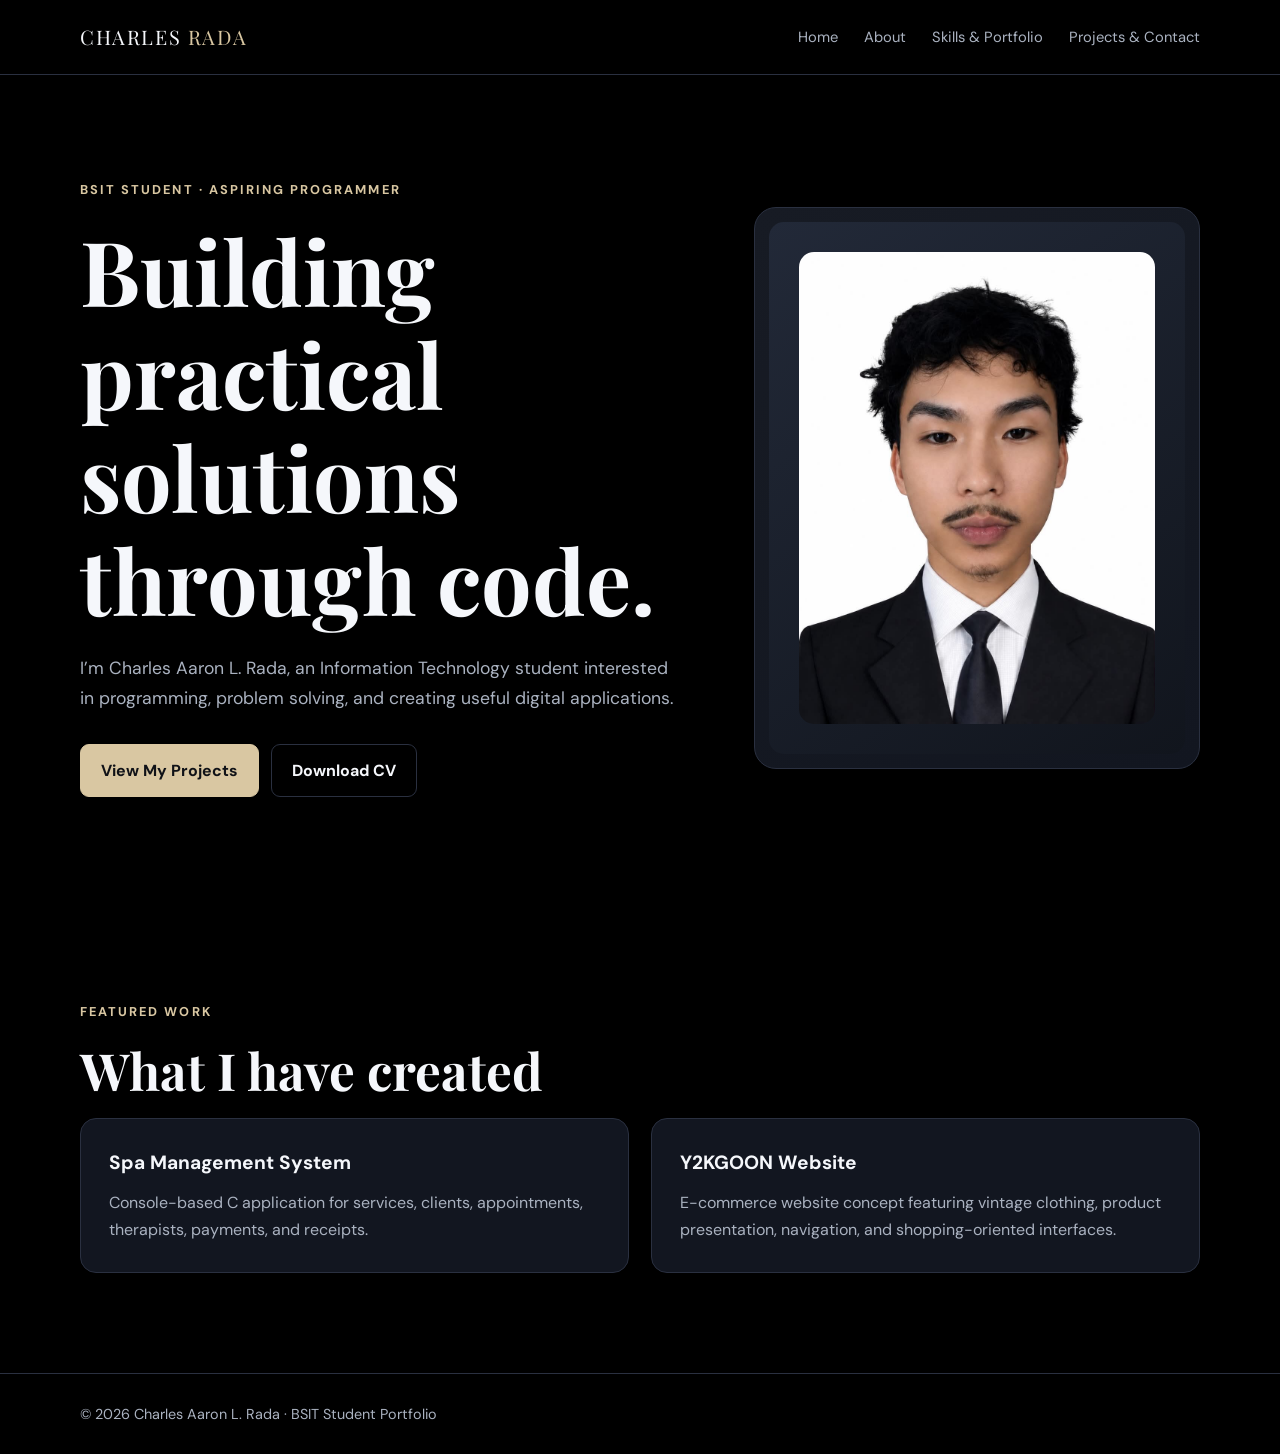
<file: index.html>
<!DOCTYPE html>
<html lang="en">
<head>
    <meta charset="utf-8">
    <meta name="viewport" content="width=device-width, initial-scale=1">

    <title>Charles Aaron L. Rada | Portfolio</title>

    <link rel="stylesheet" href="css/style.css">
</head>

<body>

    <!-- Header -->
    <header>
        <div class="container nav">

            <a class="logo" href="index.html">
                CHARLES <span>RADA</span>
            </a>

            <button
                class="menu"
                aria-label="Open navigation"
                aria-expanded="false">
                ☰
            </button>

            <ul class="nav-links">
                <li>
                    <a href="index.html">Home</a>
                </li>

                <li>
                    <a href="about.html">About</a>
                </li>

                <li>
                    <a href="portfolio.html">Skills &amp; Portfolio</a>
                </li>

                <li>
                    <a href="activities.html">Projects &amp; Contact</a>
                </li>
            </ul>

        </div>
    </header>


    <!-- Main Content -->
    <main>

        <!-- Hero Section -->
        <section class="container hero">

            <div>
                <div class="eyebrow">
                    BSIT Student · Aspiring Programmer
                </div>

                <h1>
                    Building practical solutions through code.
                </h1>

                <p class="lead">
                    I’m Charles Aaron L. Rada, an Information Technology
                    student interested in programming, problem solving,
                    and creating useful digital applications.
                </p>

                <div class="buttons">

                    <a
                        class="btn primary"
                        href="portfolio.html">
                        View My Projects
                    </a>

                    <a
                        class="btn secondary"
                        href="documents/CV.pdf"
                        download>
                        Download CV
                    </a>

                </div>
            </div>


            <!-- Profile Photo -->
            <div class="profile-card">
                <div class="profile-placeholder">

                    <img
                        class="profile-photo"
                        src="images/profile.jpg"
                        alt="Professional profile photo of Charles Aaron L. Rada">

                </div>
            </div>

        </section>


        <!-- Featured Work -->
        <section class="section alt">

            <div class="container">

                <div class="eyebrow">
                    Featured Work
                </div>

                <h2>
                    What I have created
                </h2>

                <div class="cards">

                    <!-- Project 1 -->
                    <article class="card">

                        <h3>
                            Spa Management System
                        </h3>

                        <p>
                            Console-based C application for services,
                            clients, appointments, therapists,
                            payments, and receipts.
                        </p>

                    </article>


                    <!-- Project 2 -->
                    <article class="card">

                        <h3>
                            Y2KGOON Website
                        </h3>

                        <p>
                            E-commerce website concept featuring vintage
                            clothing, product presentation, navigation,
                            and shopping-oriented interfaces.
                        </p>

                    </article>

                </div>

            </div>

        </section>

    </main>


    <!-- Footer -->
    <footer>

        <div class="container">
            © 2026 Charles Aaron L. Rada · BSIT Student Portfolio
        </div>

    </footer>


    <!-- JavaScript -->
    <script src="js/script.js"></script>

</body>
</html>
</file>
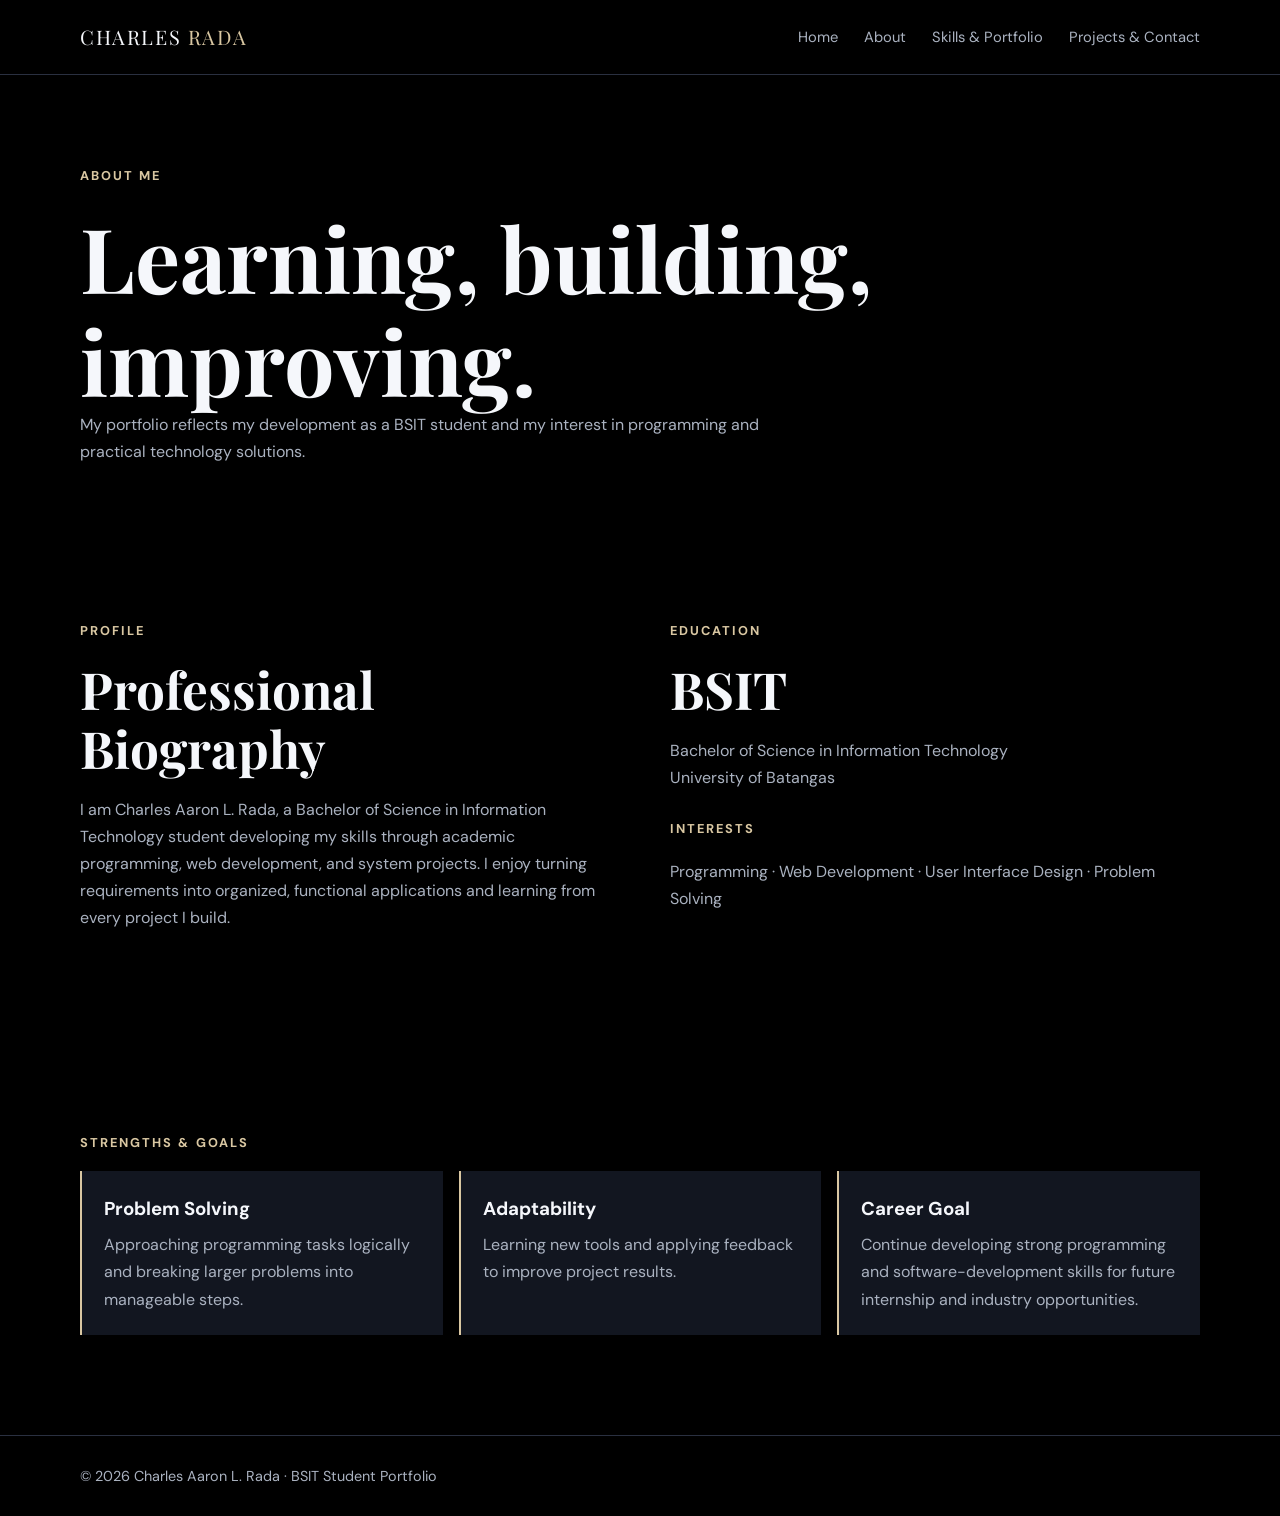
<file: about.html>
<!doctype html><html lang="en"><head><meta charset="utf-8"><meta name="viewport" content="width=device-width,initial-scale=1"><title>About | Charles Aaron L. Rada</title><link rel="stylesheet" href="css/style.css"></head><body>
<header>
  <div class="container nav">
    <a class="logo" href="index.html">CHARLES <span>RADA</span></a>
    <button class="menu" aria-label="Open navigation" aria-expanded="false">☰</button>
    <ul class="nav-links">
      <li><a href="index.html">Home</a></li>
      <li><a href="about.html">About</a></li>
      <li><a href="portfolio.html">Skills & Portfolio</a></li>
      <li><a href="activities.html">Projects & Contact</a></li>
    </ul>
  </div>
</header>

<main><section class="page-hero"><div class="container"><div class="eyebrow">About Me</div><h1>Learning, building, improving.</h1><p>My portfolio reflects my development as a BSIT student and my interest in programming and practical technology solutions.</p></div></section>
<section class="section"><div class="container grid-2"><div><div class="eyebrow">Profile</div><h2>Professional Biography</h2><p class="muted">I am Charles Aaron L. Rada, a Bachelor of Science in Information Technology student developing my skills through academic programming, web development, and system projects. I enjoy turning requirements into organized, functional applications and learning from every project I build.</p></div>
<div><div class="eyebrow">Education</div><h2>BSIT</h2><p class="muted">Bachelor of Science in Information Technology<br>University of Batangas</p><br><div class="eyebrow">Interests</div><p class="muted">Programming · Web Development · User Interface Design · Problem Solving</p></div></div></section>
<section class="section alt"><div class="container"><div class="eyebrow">Strengths & Goals</div><div class="skills"><div class="skill"><h3>Problem Solving</h3><p class="muted">Approaching programming tasks logically and breaking larger problems into manageable steps.</p></div><div class="skill"><h3>Adaptability</h3><p class="muted">Learning new tools and applying feedback to improve project results.</p></div><div class="skill"><h3>Career Goal</h3><p class="muted">Continue developing strong programming and software-development skills for future internship and industry opportunities.</p></div></div></div></section></main>
<footer><div class="container">© 2026 Charles Aaron L. Rada · BSIT Student Portfolio</div></footer>
<script src="js/script.js"></script></body></html>
</file>
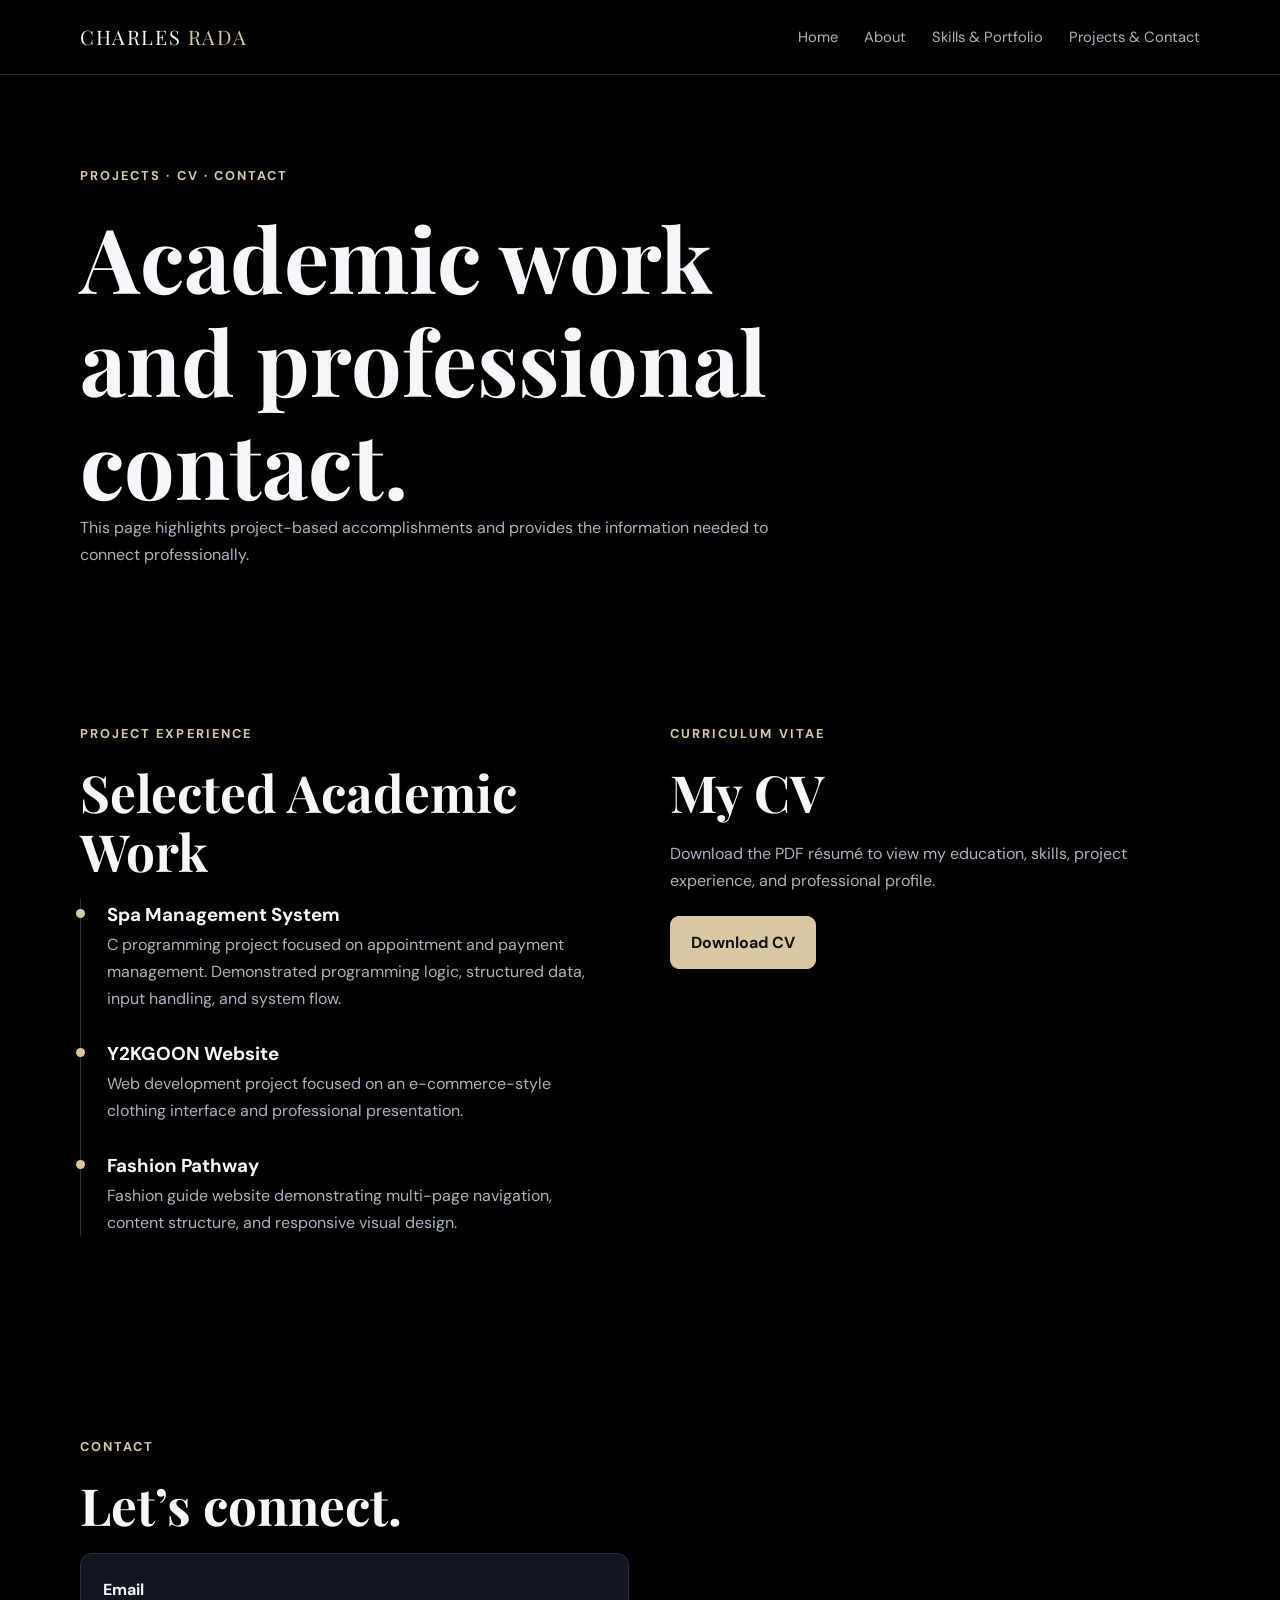
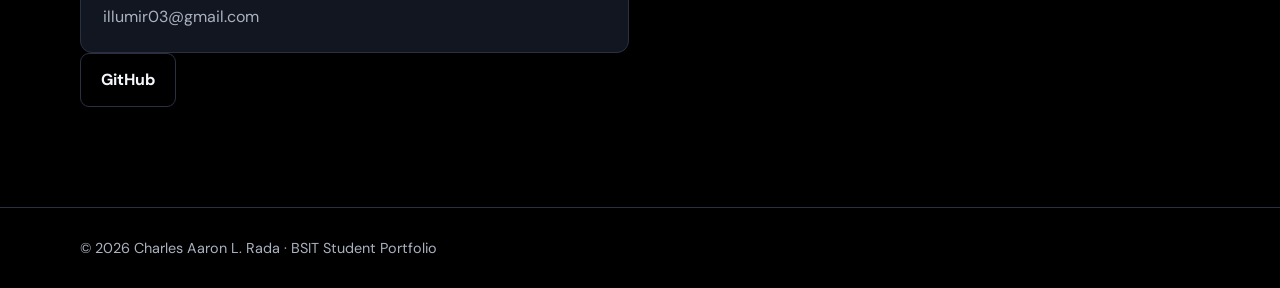
<file: activities.html>
<!doctype html><html lang="en"><head><meta charset="utf-8"><meta name="viewport" content="width=device-width,initial-scale=1"><title>Projects & Contact | Charles Aaron L. Rada</title><link rel="stylesheet" href="css/style.css"></head><body>
<header>
  <div class="container nav">
    <a class="logo" href="index.html">CHARLES <span>RADA</span></a>
    <button class="menu" aria-label="Open navigation" aria-expanded="false">☰</button>
    <ul class="nav-links">
      <li><a href="index.html">Home</a></li>
      <li><a href="about.html">About</a></li>
      <li><a href="portfolio.html">Skills & Portfolio</a></li>
      <li><a href="activities.html">Projects & Contact</a></li>
    </ul>
  </div>
</header>

<main><section class="page-hero"><div class="container"><div class="eyebrow">Projects · CV · Contact</div><h1>Academic work and professional contact.</h1><p>This page highlights project-based accomplishments and provides the information needed to connect professionally.</p></div></section>
<section class="section"><div class="container grid-2"><div><div class="eyebrow">Project Experience</div><h2>Selected Academic Work</h2><div class="timeline">
<div class="timeline-item"><h3>Spa Management System</h3><p class="muted">C programming project focused on appointment and payment management. Demonstrated programming logic, structured data, input handling, and system flow.</p></div>
<div class="timeline-item"><h3>Y2KGOON Website</h3><p class="muted">Web development project focused on an e-commerce-style clothing interface and professional presentation.</p></div>
<div class="timeline-item"><h3>Fashion Pathway</h3><p class="muted">Fashion guide website demonstrating multi-page navigation, content structure, and responsive visual design.</p></div>
</div></div>
<div><div class="eyebrow">Curriculum Vitae</div><h2>My CV</h2><p class="muted">Download the PDF résumé to view my education, skills, project experience, and professional profile.</p><div class="buttons" style="margin-top:22px"><a class="btn primary" href="documents/CV.pdf" download>Download CV</a></div></div></div></section>
<section class="section alt"><div class="container"><div class="eyebrow">Contact</div><h2>Let’s connect.</h2><div class="contact-box">
<div class="contact-item"><strong>Email</strong><p class="muted">illumir03@gmail.com</p></div>
</div><a
    class="btn secondary"
    href="https://github.com/illumir03/CharlesRada-Portfolio"
    target="_blank"
    rel="noopener noreferrer">
    GitHub
</a>
</div></div></section></main>
<footer><div class="container">© 2026 Charles Aaron L. Rada · BSIT Student Portfolio</div></footer>
<script src="js/script.js"></script></body></html>
</file>
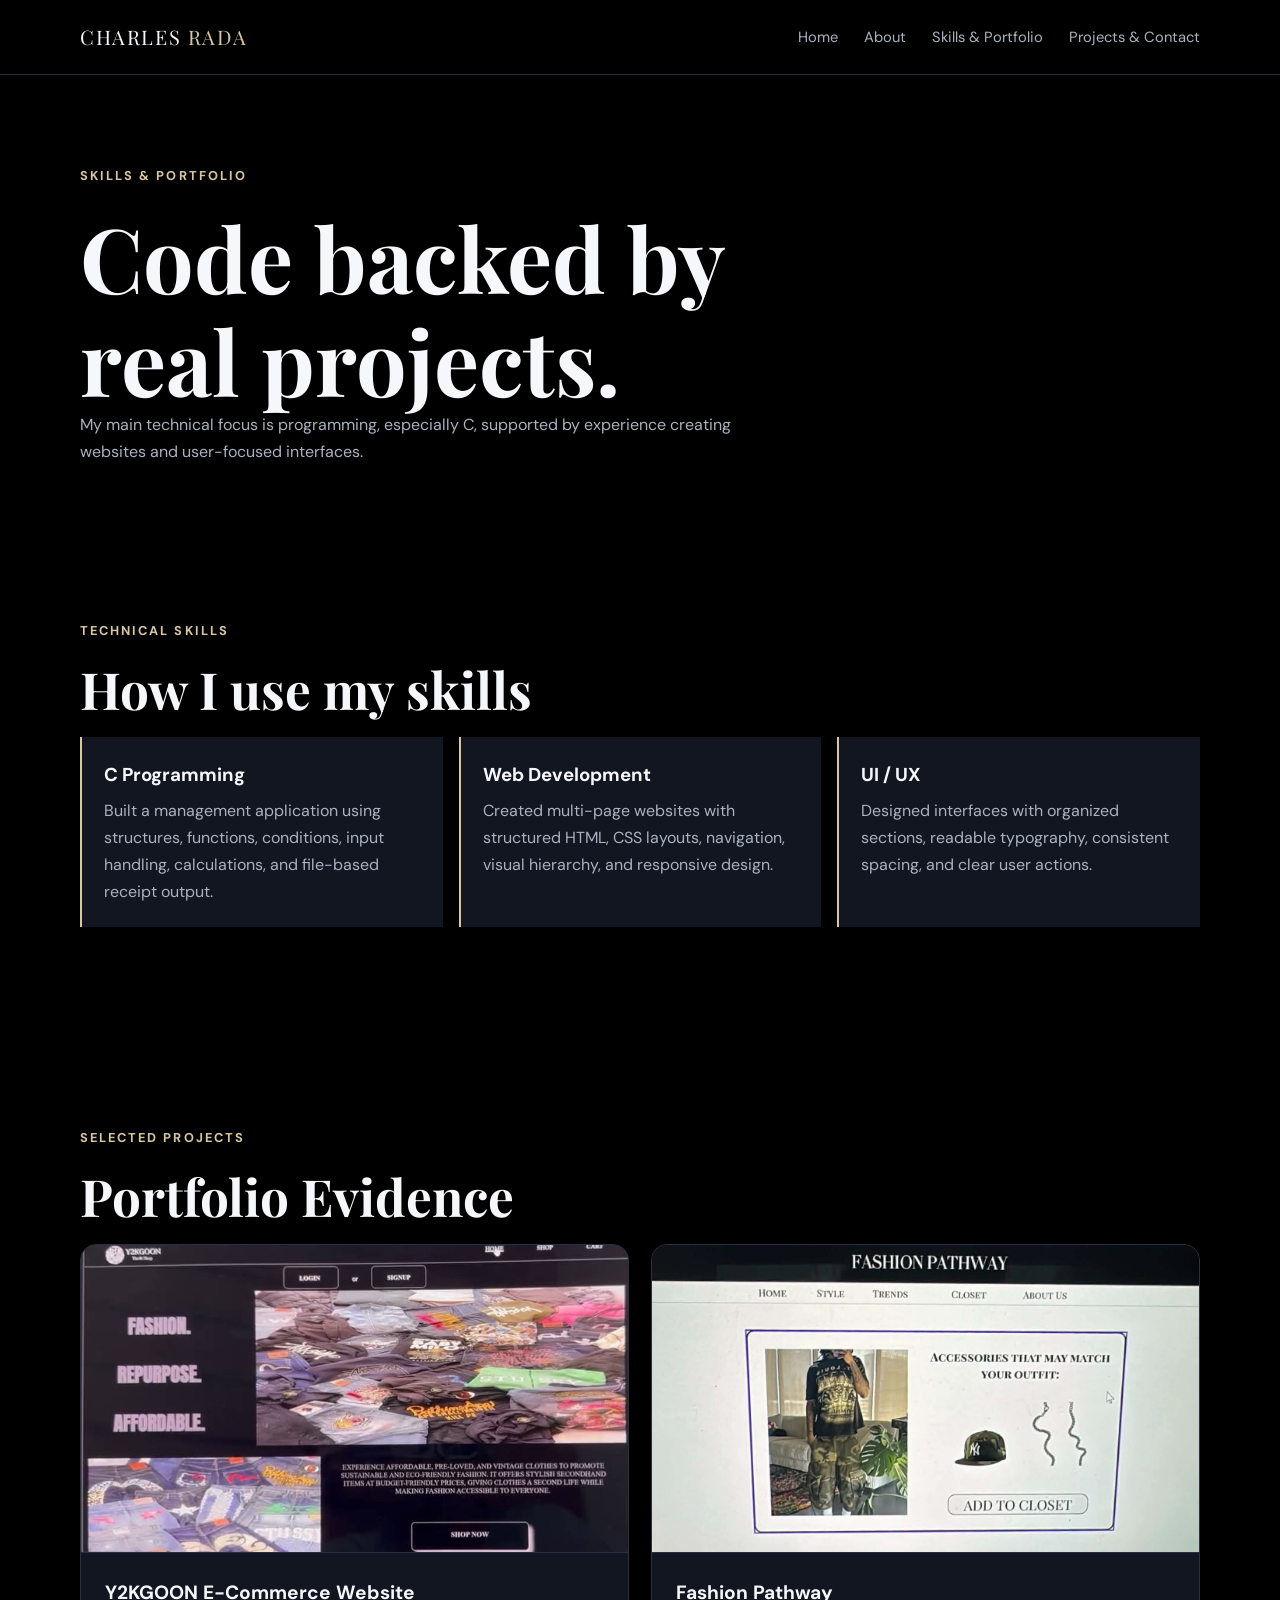
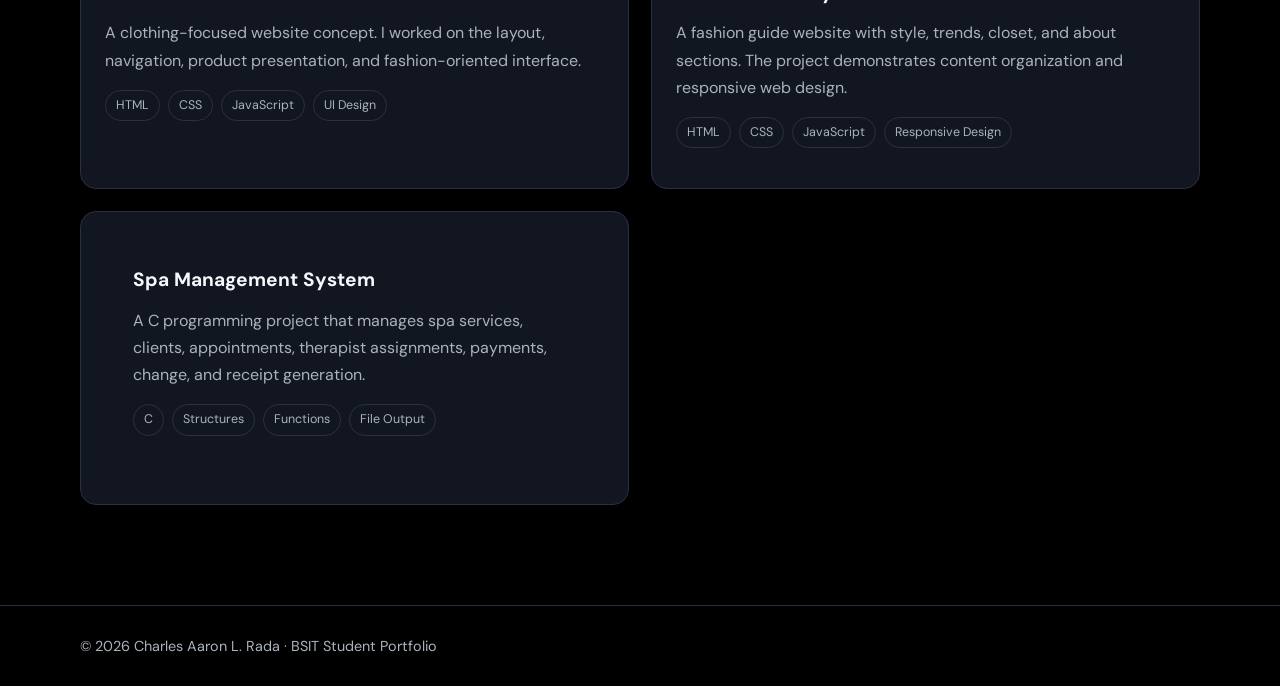
<file: portfolio.html>
<!doctype html><html lang="en"><head><meta charset="utf-8"><meta name="viewport" content="width=device-width,initial-scale=1"><title>Skills & Portfolio | Charles Aaron L. Rada</title><link rel="stylesheet" href="css/style.css"></head><body>
<header>
  <div class="container nav">
    <a class="logo" href="index.html">CHARLES <span>RADA</span></a>
    <button class="menu" aria-label="Open navigation" aria-expanded="false">☰</button>
    <ul class="nav-links">
      <li><a href="index.html">Home</a></li>
      <li><a href="about.html">About</a></li>
      <li><a href="portfolio.html">Skills & Portfolio</a></li>
      <li><a href="activities.html">Projects & Contact</a></li>
    </ul>
  </div>
</header>

<main><section class="page-hero"><div class="container"><div class="eyebrow">Skills & Portfolio</div><h1>Code backed by real projects.</h1><p>My main technical focus is programming, especially C, supported by experience creating websites and user-focused interfaces.</p></div></section>
<section class="section"><div class="container"><div class="eyebrow">Technical Skills</div><h2>How I use my skills</h2><div class="skills">
<div class="skill"><h3>C Programming</h3><p class="muted">Built a management application using structures, functions, conditions, input handling, calculations, and file-based receipt output.</p></div>
<div class="skill"><h3>Web Development</h3><p class="muted">Created multi-page websites with structured HTML, CSS layouts, navigation, visual hierarchy, and responsive design.</p></div>
<div class="skill"><h3>UI / UX</h3><p class="muted">Designed interfaces with organized sections, readable typography, consistent spacing, and clear user actions.</p></div>
</div></div></section>
<section class="section alt"><div class="container"><div class="eyebrow">Selected Projects</div><h2>Portfolio Evidence</h2><div class="cards">
<article class="card project"><img src="images/y2kgoon.jpg" alt="Y2KGOON website screenshot"><div class="project-body"><h3>Y2KGOON E-Commerce Website</h3><p class="muted">A clothing-focused website concept. I worked on the layout, navigation, product presentation, and fashion-oriented interface.</p><div class="tags"><span class="tag">HTML</span><span class="tag">CSS</span><span class="tag">JavaScript</span><span class="tag">UI Design</span></div></div></article>
<article class="card project"><img src="images/fashion-pathway.jpg" alt="Fashion Pathway website screenshot"><div class="project-body"><h3>Fashion Pathway</h3><p class="muted">A fashion guide website with style, trends, closet, and about sections. The project demonstrates content organization and responsive web design.</p><div class="tags"><span class="tag">HTML</span><span class="tag">CSS</span><span class="tag">JavaScript</span><span class="tag">Responsive Design</span></div></div></article>
<article class="card"><div class="project-body"><h3>Spa Management System</h3><p class="muted">A C programming project that manages spa services, clients, appointments, therapist assignments, payments, change, and receipt generation.</p><div class="tags"><span class="tag">C</span><span class="tag">Structures</span><span class="tag">Functions</span><span class="tag">File Output</span></div></div></article>
</div></div></section></main>
<footer><div class="container">© 2026 Charles Aaron L. Rada · BSIT Student Portfolio</div></footer>
<script src="js/script.js"></script></body></html>
</file>
<file: css/style.css>
@import url('https://fonts.googleapis.com/css2?family=DM+Sans:wght@400;500;600;700&family=Playfair+Display:wght@600;700&display=swap');

:root{
  --bg:#000000; --panel:#121620; --panel2:#171b24; --text:#f5f7fb;
  --muted:#aab2c0; --line:#2a3040; --accent:#d9c7a2; --max:1120px;
}
*{box-sizing:border-box;margin:0;padding:0}
html{scroll-behavior:smooth}
body{font-family:"DM Sans",sans-serif;background:var(--bg);color:var(--text);line-height:1.7}
a{color:inherit;text-decoration:none}
img{max-width:100%;display:block}
.container{width:min(92%,var(--max));margin:auto}
header{position:sticky;top:0;z-index:50;background:rgba(0,0,0,.92);backdrop-filter:blur(12px);border-bottom:1px solid var(--line)}
.nav{min-height:74px;display:flex;align-items:center;justify-content:space-between;gap:30px}
.logo{font-family:"Playfair Display",serif;font-size:1.25rem;letter-spacing:.08em}
.logo span{color:var(--accent)}
.nav-links{display:flex;gap:26px;list-style:none}
.nav-links a{font-size:.92rem;color:var(--muted);transition:.2s}
.nav-links a:hover,.nav-links a.active{color:var(--text)}
.menu{display:none;border:1px solid var(--line);background:none;color:var(--text);padding:8px 11px;border-radius:8px}
.hero{min-height:calc(100vh - 74px);display:grid;grid-template-columns:1.15fr .85fr;align-items:center;gap:70px;padding:80px 0}
.eyebrow{color:var(--accent);font-size:.8rem;font-weight:700;letter-spacing:.16em;text-transform:uppercase;margin-bottom:18px}
h1,h2{font-family:"Playfair Display",serif;line-height:1.15}
h1{font-size:clamp(3rem,7vw,5.8rem);max-width:800px}
h2{font-size:clamp(2rem,4vw,3.2rem);margin-bottom:18px}
.lead{font-size:1.1rem;color:var(--muted);max-width:650px;margin:24px 0 30px}
.buttons{display:flex;gap:12px;flex-wrap:wrap}
.btn{display:inline-flex;align-items:center;justify-content:center;padding:12px 20px;border-radius:9px;border:1px solid var(--accent);font-weight:700}
.btn.primary{background:var(--accent);color:#101217}
.btn.secondary{border-color:var(--line);color:var(--text)}
.profile-card{background:linear-gradient(145deg,var(--panel2),var(--panel));border:1px solid var(--line);border-radius:22px;padding:14px}
.profile-placeholder{aspect-ratio:4/5;border-radius:15px;background:linear-gradient(145deg,#222938,#11151d);display:grid;place-items:center;text-align:center;padding:30px;color:var(--muted)}
.profile-photo{width:100%;height:100%;object-fit:cover;border-radius:15px}
.profile-placeholder strong{display:block;color:var(--text);font-family:"Playfair Display",serif;font-size:2rem}
.section{padding:100px 0}
.section.alt{background:#000000}
.grid-2{display:grid;grid-template-columns:1fr 1fr;gap:60px}
.cards{display:grid;grid-template-columns:repeat(2,1fr);gap:22px}
.card{background:var(--panel);border:1px solid var(--line);border-radius:16px;padding:28px}
.card h3{font-size:1.2rem;margin-bottom:10px}
.card p,.muted{color:var(--muted)}
.project{overflow:hidden;padding:0}
.project img{width:100%;aspect-ratio:16/9;object-fit:cover;border-bottom:1px solid var(--line)}
.project-body{padding:24px}
.tags{display:flex;gap:8px;flex-wrap:wrap;margin:16px 0}
.tag{font-size:.78rem;border:1px solid var(--line);border-radius:999px;padding:4px 10px;color:var(--muted)}
.skills{display:grid;grid-template-columns:repeat(3,1fr);gap:16px}
.skill{padding:22px;border-left:2px solid var(--accent);background:var(--panel)}
.skill h3{margin-bottom:6px}
.timeline{border-left:1px solid var(--line);padding-left:26px;display:grid;gap:26px}
.timeline-item{position:relative}
.timeline-item:before{content:"";position:absolute;width:9px;height:9px;border-radius:50%;background:var(--accent);left:-31px;top:10px}
.contact-box{display:grid;grid-template-columns:1fr 1fr;gap:22px}
.contact-item{padding:22px;background:var(--panel);border:1px solid var(--line);border-radius:12px}
footer{border-top:1px solid var(--line);padding:28px 0;color:var(--muted);font-size:.9rem}
.page-hero{padding:90px 0 55px;background:#000000}
.page-hero p{max-width:700px;color:var(--muted)}
.cv-note{margin-top:18px;padding:16px;border:1px dashed var(--line);border-radius:10px;color:var(--muted)}
@media(max-width:800px){
  .nav{min-height:66px}.menu{display:block}.nav-links{display:none;position:absolute;left:0;right:0;top:66px;background:var(--bg);padding:18px 4%;border-bottom:1px solid var(--line);flex-direction:column;gap:14px}.nav-links.open{display:flex}
  .hero,.grid-2,.contact-box{grid-template-columns:1fr}.hero{padding:55px 0;gap:35px}.cards{grid-template-columns:1fr}.skills{grid-template-columns:1fr}
  .section{padding:70px 0}h1{font-size:3.2rem}
}
@media(max-width:480px){.container{width:90%}h1{font-size:2.65rem}.lead{font-size:1rem}.buttons .btn{width:100%}}
</file>
